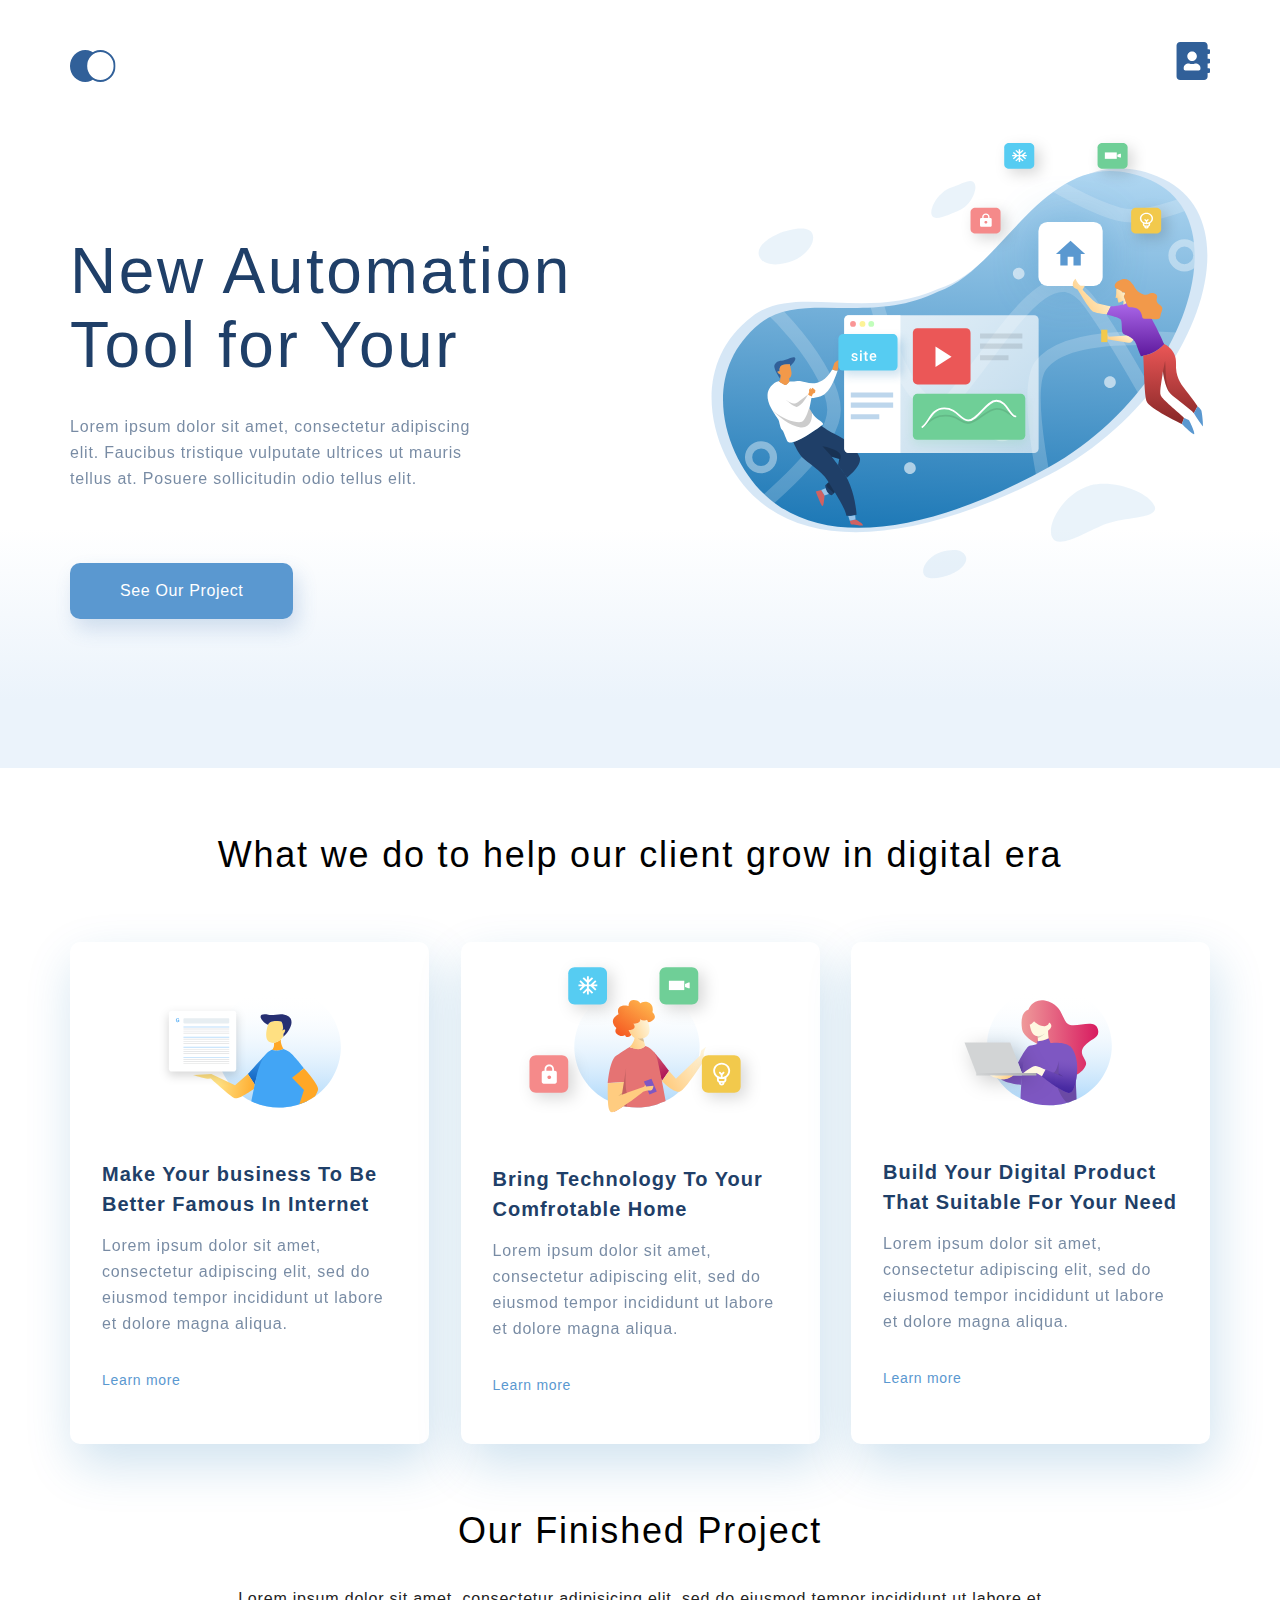
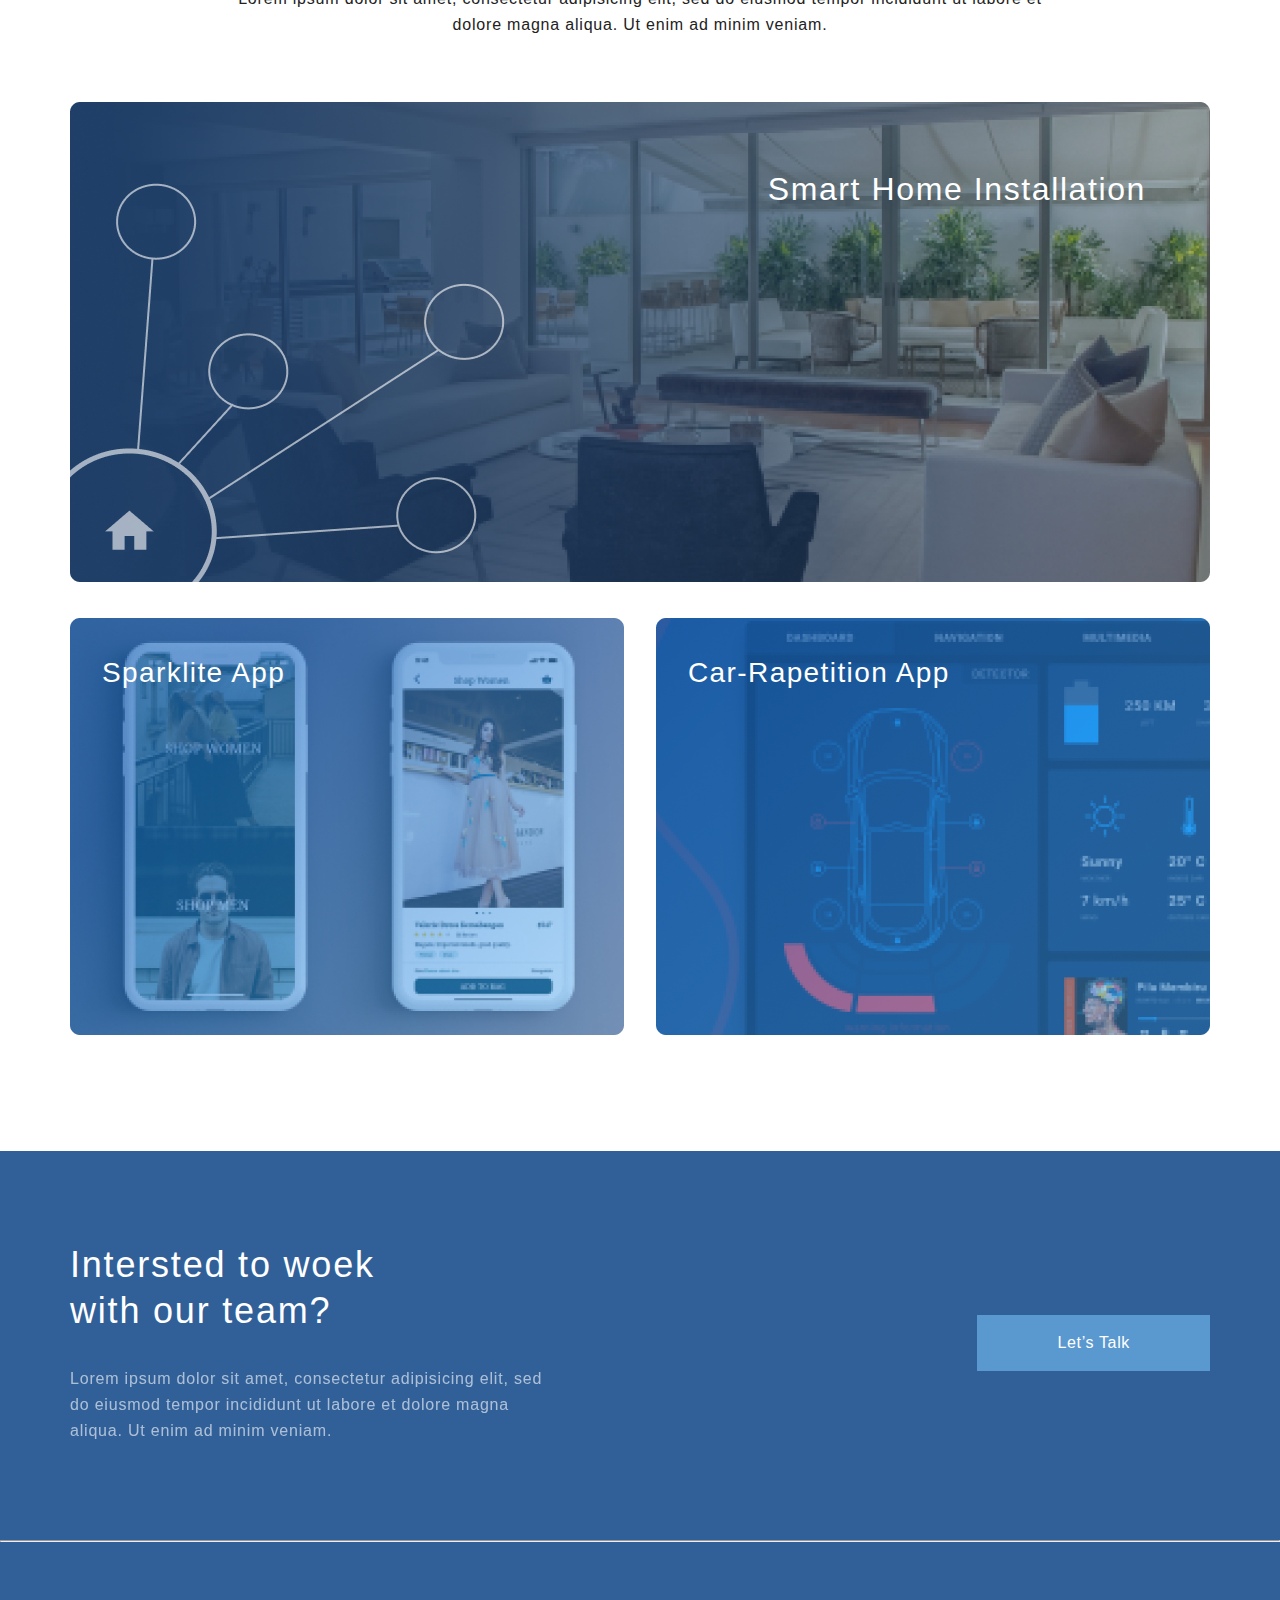
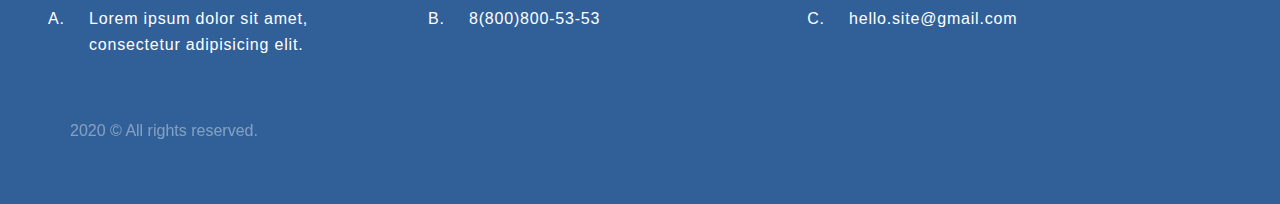
<file: index.html>
<!DOCTYPE html>
<html lang="en">

<head>
    <meta charset="UTF-8">
    <meta name="viewport" content="width=device-width, initial-scale=1.0">
    <title>Document</title>
    <link rel="stylesheet" href="style.css">
</head>

<body>
    <div class="top">
        <div class="container top__box">
            <ul class="header">
                <li><a href="index.html"><img src="img/logo.svg" alt="logo"></a></li>
                <li><a href="contacts.html"><img src="img/Vector.svg" alt="Contact"></a></li>
            </ul>
            <div class="top__info">
                <h1 class="top__heading">New Automation Tool for Your </h1>
                <p class="text top__text">Lorem ipsum dolor sit amet, consectetur adipiscing elit. Faucibus tristique
                    vulputate ultrices ut mauris tellus at. Posuere sollicitudin odio tellus elit.</p>
                <a href="#" class="top__button">See Our Project</a>
            </div>
        </div>
    </div>
    <div class="what-we-do container">
        <h3 class="heading">What we do to help our client grow in digital era</h3>
        <div class="card-box">
            <div class="card">
                <img class="card__img" src="img/card 1.svg" alt="card 1.svg">
                <h4 class="heading-mini">Make Your business To Be
                    Better Famous In Internet</h4>
                <p class="text main">Lorem ipsum dolor sit amet, consectetur adipiscing elit, sed do eiusmod tempor
                    incididunt ut labore et dolore magna aliqua.
                </p>
                <a class="card__link" href="#">Learn more</a>
            </div>
            <div class="card">
                <img class="card__img card__img" src="img/card-2.2.svg" alt="card-2">
                <img class="card__img card__img-2-1" src="img/card-2.1.svg" alt="card-2">
                <h4 class="heading-mini">Bring Technology To Your
                    Comfrotable Home</h4>
                <p class="text main">Lorem ipsum dolor sit amet, consectetur adipiscing elit, sed do eiusmod tempor
                    incididunt ut labore et dolore magna aliqua.
                </p>
                <a class="card__link" href="#">Learn more</a>
            </div>
            <div class="card">
                <img class="card__img" src="img/card-3.svg" alt="card-3">
                <h4 class="heading-mini">Build Your Digital Product
                    That Suitable For Your Need</h4>
                <p class="text main">Lorem ipsum dolor sit amet, consectetur adipiscing elit, sed do eiusmod tempor
                    incididunt ut labore et dolore magna aliqua.
                </p>
                <a class="card__link" href="#">Learn more</a>
            </div>
        </div>
    </div>
    <div class="project container">
        <h3 class="heading">Our Finished Project</h3>
        <p class="text text__project">Lorem ipsum dolor sit amet, consectetur adipisicing elit, sed do eiusmod tempor
            incididunt ut
            labore et dolore magna aliqua. Ut enim ad minim veniam.
        </p>
        <div class="project__item">
            <img class="project__img" src="img/Project_1.png" alt="photo">
            <p class="project__text">Smart Home Installation</p>
        </div>
        <div class="project__parent">
            <div class="project__item project__item-margin">
                <img class="project__img" src="img/Project_2.png" alt="photo">
                <p class="project__parent-text">Sparklite App</p>
            </div>
            <div class="project__item">
                <img class="project__img" src="img/Project_3.png" alt="">
                <p class="project__parent-text">Car-Rapetition App</p>
            </div>
        </div>
    </div>
    <div class="footer">
        <div class="container">
            <div class="footer__top">
                <div class="footer__text">
                    <h3 class="heading footer__heading">Intersted to woek
                        with our team?</h3>
                    <p class="text footer__text">Lorem ipsum dolor sit amet, consectetur adipisicing elit, sed do
                        eiusmod tempor
                        incididunt ut labore et dolore magna aliqua. Ut enim ad minim veniam.
                    </p>
                </div>
                <a class="footer__button" href="#">Let’s Talk
                </a>
            </div>
        </div>
        <hr>
        <div class="container">
            <div class="footer__bottom">
                <ul class="footer__info">
                    <li class="footer__list">
                        Lorem ipsum dolor sit amet, consectetur adipisicing elit.</li>
                    <li class="footer__list">
                        8(800)800-53-53</li>
                    <li class="footer__list">
                        hello.site@gmail.com
                    </li>
                </ul>
                <div class="footer__copy">
                    <p class="footer__copy-text">2020 © All rights reserved.</p>
                </div>
            </div>
        </div>
    </div>
</body>

</html>
</file>
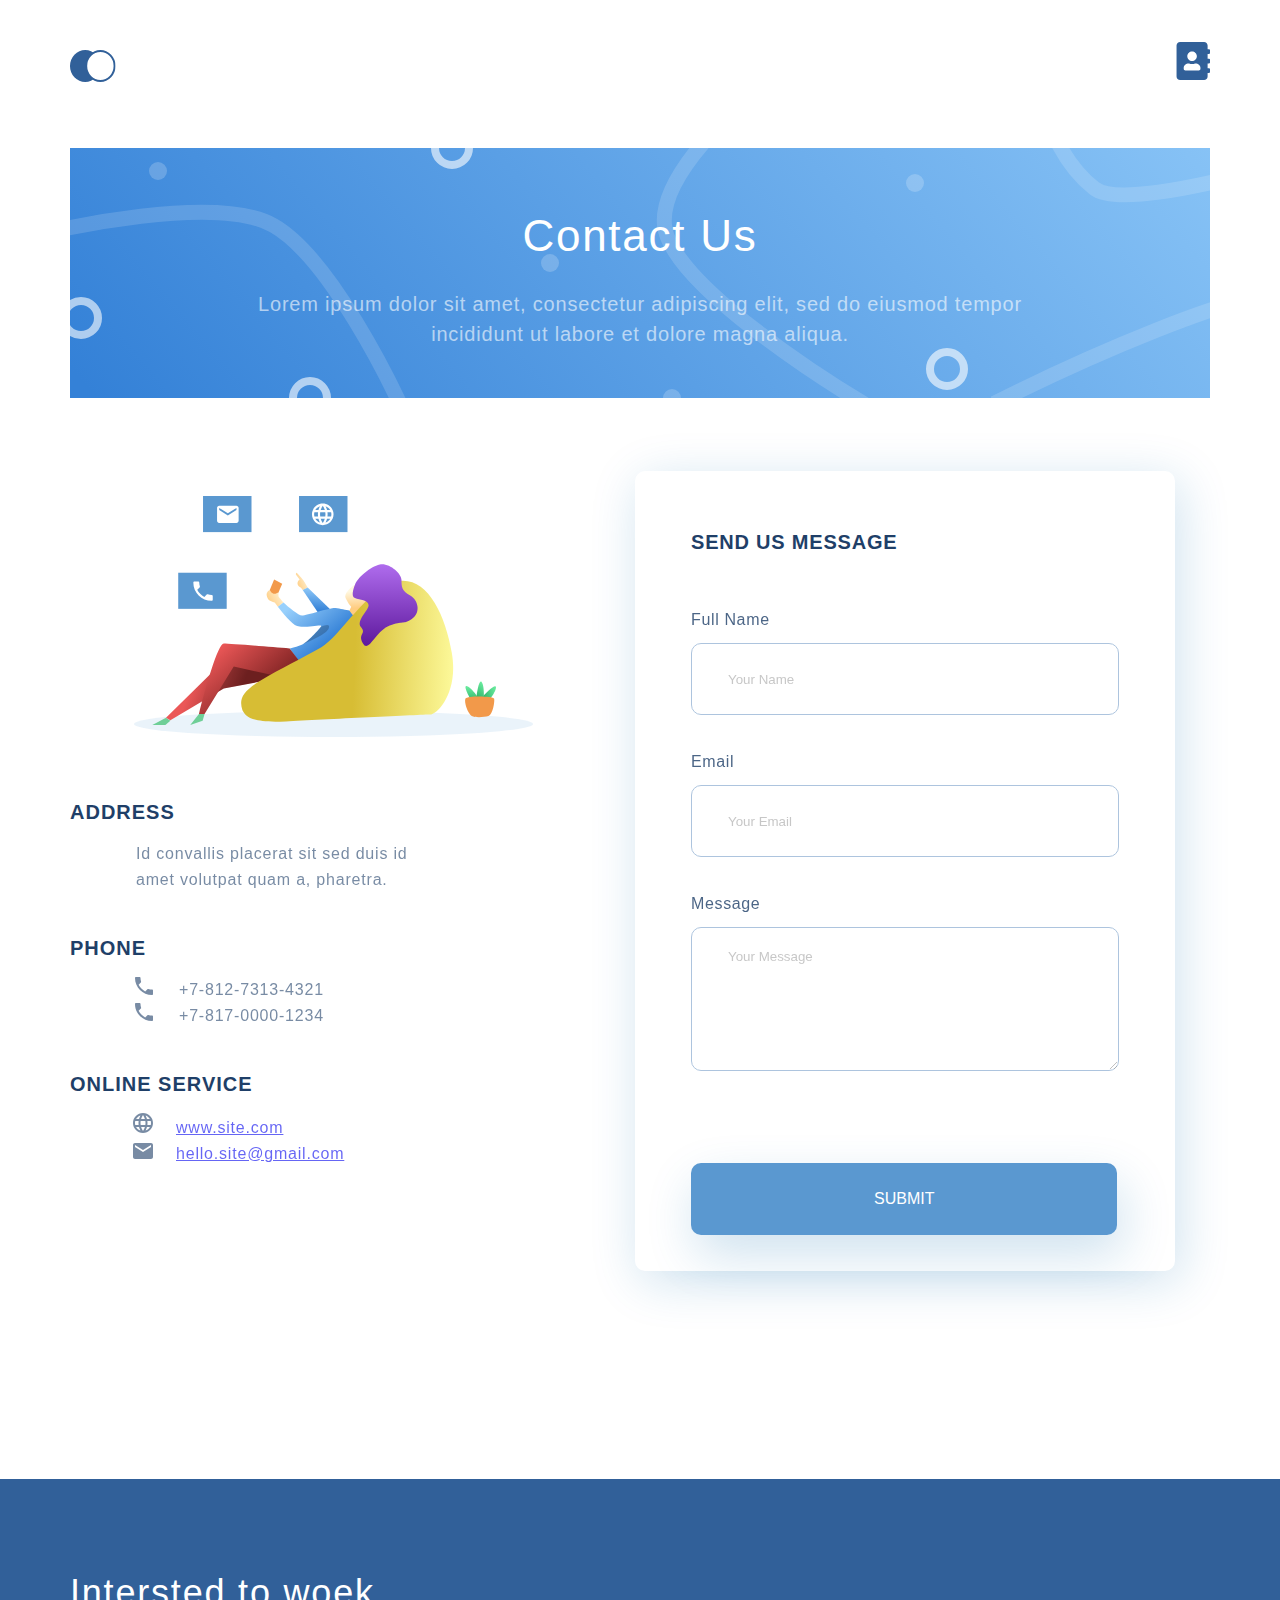
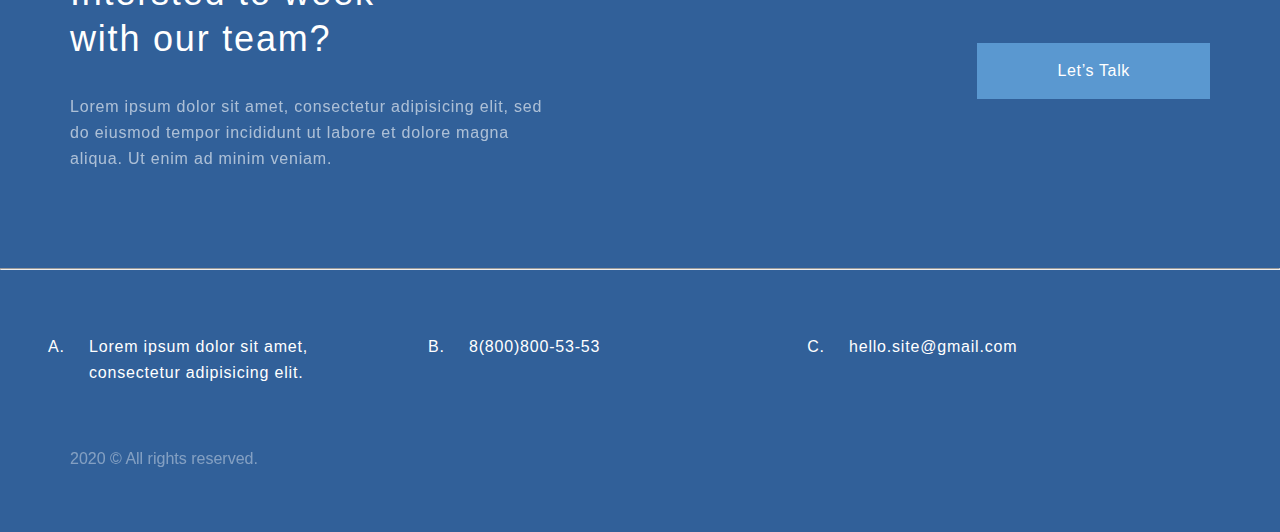
<file: contacts.html>
<!DOCTYPE html>
<html lang="en">

<head>
    <meta charset="UTF-8">
    <meta name="viewport" content="width=device-width, initial-scale=1.0">
    <title>Document</title>
    <link rel="stylesheet" href="style.css">
</head>

<body>
    <div class="top__contacts">
        <div class="container top__box">
            <ul class="header">
                <li><a href="index.html"><img src="img/logo.svg" alt="logo"></a></li>
                <li><a href="contacts.html"><img src="img/Vector.svg" alt="Contact"></a></li>
            </ul>
            <div class="contacts-header">
                <h2 class="heading-contacts">Contact Us</h2>
                <p class="text-top-contacts">Lorem ipsum dolor sit amet, consectetur adipiscing elit, sed do eiusmod
                    tempor
                    incididunt ut
                    labore et dolore magna aliqua. </p>
            </div>
        </div>
    </div>
    <form action="#" class="container main">
        <div class="contacts-info">
            <img class="contacts_photo" src="img/contact_us.svg" alt="contacts photo" width="400">
            <div class="address">
                <h4 class="heading-mini contacts_heading">ADDRESS</h4>
                <p class="text contacts_address">Id convallis placerat sit sed duis id amet volutpat quam a,
                    pharetra.
                </p>
            </div>
            <div class="phone">
                <h4 class="heading-mini contacts_heading">PHONE</h4>
                <ul class="text contacts_text">
                    <li class="phone__list">+7-812-7313-4321</li>
                    <li class="phone__list">+7-817-0000-1234</li>
                </ul>
            </div>
            <div class="service">
                <h4 class="heading-mini contacts_heading">ONLINE SERVICE</h4>
                <ul class="text service__text">
                    <li class="site__list"><a href="https://u.to/ACeBGg" target="_blank">www.site.com</a></li>
                    <li class="mail__list"><a href="https://u.to/5i6BGg" target="_blank">hello.site@gmail.com</a>
                    </li>
                </ul>
            </div>
        </div>
        <div class="form">
            <h4 class="heading-mini heading__form">SEND US MESSAGE</h4>
            <p class="text text__form">Full Name</p>
            <input type="text" placeholder="Your Name" class="input-text"><br>
            <p class="text text__form">Email</p>
            <input type="email" placeholder="Your Email" class="input-text"><br>
            <p class="text text__form">Message</p>
            <textarea cols="30" rows="5" placeholder="Your Message" class="input-text input__message"></textarea><br>

            <button type="submit" class="button-submit">Submit</button><br>
        </div>
    </form>
    <div class="container">
        <script type="text/javascript" charset="utf-8" async
            src="https://api-maps.yandex.ru/services/constructor/1.0/js/?um=constructor%3A7b84a28e50d8784663bbc4ffcafa94aa450b6d31731e5351ca36d38af142e0ec&amp;width=1140&amp;height=400&amp;lang=ru_RU&amp;scroll=true">
            </script>
    </div>
    <div class="footer">
        <div class="container">
            <div class="footer__top">
                <div class="footer__text">
                    <h3 class="heading footer__heading">Intersted to woek
                        with our team?</h3>
                    <p class="text footer__text">Lorem ipsum dolor sit amet, consectetur adipisicing elit, sed do
                        eiusmod tempor
                        incididunt ut labore et dolore magna aliqua. Ut enim ad minim veniam.
                    </p>
                </div>
                <a class="footer__button" href="#">Let’s Talk
                </a>
            </div>
        </div>
        <hr>
        <div class="container">
            <div class="footer__bottom">
                <ul class="footer__info">
                    <li class="footer__list">
                        Lorem ipsum dolor sit amet, consectetur adipisicing elit.</li>
                    <li class="footer__list">
                        8(800)800-53-53</li>
                    <li class="footer__list">
                        hello.site@gmail.com
                    </li>
                </ul>
                <div class="footer__copy">
                    <p class="footer__copy-text">2020 © All rights reserved.</p>
                </div>
            </div>
        </div>
    </div>

</body>


</html>
</file>
<file: style.css>
* {
  margin: 0;
  padding: 0;
}

body {
  font-family: sans-serif;
}

.container {
  max-width: 1140px;
  margin: 0 auto;
}

.header {
  display: -webkit-box;
  display: -ms-flexbox;
  display: flex;
  -webkit-box-pack: justify;
      -ms-flex-pack: justify;
          justify-content: space-between;
  list-style-type: none;
  padding-top: 42px;
}

.heading {
  font-size: 36px;
  font-weight: 300;
  line-height: 46px;
  text-align: center;
  letter-spacing: 0.05em;
}

.text {
  font-size: 16px;
  line-height: 26px;
  color: #1f3f68;
  letter-spacing: 0.05em;
  opacity: 0.6;
}

.main {
  display: -webkit-box;
  display: -ms-flexbox;
  display: flex;
}

.heading-mini {
  font-size: 20px;
  line-height: 30px;
  color: #1f3f68;
  letter-spacing: 0.05em;
  margin-bottom: 14px;
}

.top {
  min-height: 768px;
  background: -webkit-gradient(linear, left bottom, left top, color-stop(8.84%, #ebf3fb), color-stop(31.12%, rgba(152, 195, 232, 0)));
  background: linear-gradient(0deg, #ebf3fb 8.84%, rgba(152, 195, 232, 0) 31.12%);
}

.top__box {
  display: -webkit-box;
  display: -ms-flexbox;
  display: flex;
  -webkit-box-orient: vertical;
  -webkit-box-direction: normal;
      -ms-flex-direction: column;
          flex-direction: column;
  height: 100%;
}

.top__info {
  padding-top: 140px;
  -webkit-box-flex: 1;
      -ms-flex-positive: 1;
          flex-grow: 1;
  background-image: url(img/top-back.svg);
  background-repeat: no-repeat;
  background-position: right center;
  background-size: 44%;
}

.top__heading {
  width: 510px;
  font-size: 64px;
  font-weight: 300;
  color: #1f3f68;
  line-height: 74px;
  letter-spacing: 0.04em;
  margin-bottom: 32px;
}

.top__text {
  width: 425px;
}

.top__button {
  font-size: 16px;
  line-height: 26px;
  text-align: center;
  letter-spacing: 0.04em;
  color: #ffffff;
  background: #5a98d0;
  -webkit-box-shadow: 5px 10px 20px rgba(53, 110, 173, 0.2);
          box-shadow: 5px 10px 20px rgba(53, 110, 173, 0.2);
  border-radius: 10px;
  padding: 15px 50px;
  text-decoration: none;
  display: inline-block;
  margin-top: 71px;
}

.what-we-do {
  padding-top: 64px;
}

.what-we-do .card-box {
  display: -webkit-box;
  display: -ms-flexbox;
  display: flex;
  -webkit-box-pack: justify;
      -ms-flex-pack: justify;
          justify-content: space-between;
  padding-top: 64px;
  padding-bottom: 64px;
}

.what-we-do .card {
  width: 359px;
  padding: 44px 32px;
  -webkit-box-sizing: border-box;
          box-sizing: border-box;
  background: #ffffff;
  -webkit-box-shadow: 5px 20px 50px rgba(16, 112, 177, 0.2);
          box-shadow: 5px 20px 50px rgba(16, 112, 177, 0.2);
  border-radius: 10px;
  display: -webkit-box;
  display: -ms-flexbox;
  display: flex;
  -webkit-box-orient: vertical;
  -webkit-box-direction: normal;
      -ms-flex-direction: column;
          flex-direction: column;
}

.what-we-do .card__img {
  -ms-flex-item-align: center;
      -ms-grid-row-align: center;
      align-self: center;
  margin-bottom: 51px;
  position: relative;
}

.what-we-do .card__img-2-1 {
  -ms-flex-item-align: center;
      -ms-grid-row-align: center;
      align-self: center;
  position: absolute;
  margin-top: -29px;
}

.what-we-do .card__link {
  font-size: 14px;
  line-height: 30px;
  letter-spacing: 0.05em;
  color: #5a98d0;
  text-decoration: none;
  margin-top: 28px;
}

.project .text__project {
  width: 75%;
  margin: 32px auto 64px;
  color: #222222;
  opacity: 1;
  text-align: center;
}

.project__item {
  position: relative;
  -webkit-box-flex: 1;
      -ms-flex-positive: 1;
          flex-grow: 1;
}

.project__img {
  width: 100%;
}

.project__parent {
  display: -webkit-box;
  display: -ms-flexbox;
  display: flex;
  -webkit-box-pack: justify;
      -ms-flex-pack: justify;
          justify-content: space-between;
  margin-top: 32px;
  margin-bottom: 112px;
}

.project__item-margin {
  margin-right: 32px;
}

.project__parent-text {
  font-size: 28px;
  line-height: 46px;
  letter-spacing: 0.05em;
  color: #ffffff;
  position: absolute;
  top: 32px;
  left: 32px;
}

.project__text {
  font-size: 32px;
  line-height: 46px;
  text-align: right;
  letter-spacing: 0.05em;
  color: #ffffff;
  position: absolute;
  top: 64px;
  right: 64px;
  font-weight: 300;
}

.footer {
  padding-top: 91px;
  padding-bottom: 64px;
  margin-top: 112px;
  background: #316099;
  /*.footer__list:first-child::before {
    content: "A. ";
    isplay: block;
    margin-right: 16px;
    }*/
}

.footer__top {
  padding-bottom: 96px;
  display: -webkit-box;
  display: -ms-flexbox;
  display: flex;
  -webkit-box-pack: justify;
      -ms-flex-pack: justify;
          justify-content: space-between;
  -webkit-box-align: center;
      -ms-flex-align: center;
          align-items: center;
}

.footer__heading {
  width: 340px;
  color: #ffffff;
  margin-bottom: 32px;
  text-align: left;
}

.footer .hr {
  opacity: 0.4;
}

.footer__button {
  font-size: 16px;
  line-height: 26px;
  text-align: center;
  letter-spacing: 0.04em;
  color: #ffffff;
  background: #5a98d0;
  padding: 15px 80px;
  text-decoration: none;
}

.footer__info {
  display: -webkit-box;
  display: -ms-flexbox;
  display: flex;
  -webkit-box-pack: justify;
      -ms-flex-pack: justify;
          justify-content: space-between;
  margin-top: 64px;
  margin-bottom: 64px;
  list-style-type: upper-alpha;
}

.footer__list {
  font-size: 16px;
  line-height: 26px;
  letter-spacing: 0.05em;
  color: #ffffff;
  -webkit-box-flex: 1;
      -ms-flex-positive: 1;
          flex-grow: 1;
  -ms-flex-preferred-size: 33.3333%;
      flex-basis: 33.3333%;
  /*display: flex;*/
  margin-right: 52px;
  padding-left: 19px;
}

.footer__copy {
  margin-top: 64px;
}

.footer__copy-text {
  color: #ffffff;
  opacity: 0.4;
}

.footer__text {
  color: #ffffff;
}

.footer__text {
  width: 495px;
}

.top__contacts {
  height: 471px;
}

.top__contacts .contacts-header {
  text-align: center;
  height: 471px;
  /*background: linear-gradient(253.6deg, #98D0FC 2.46%, #3481D7 93.24%); */
  margin-top: 54px;
  margin-bottom: 110px;
  background-image: url(img/top__contacts.svg);
  background-repeat: no-repeat;
  /*background-position: center;*/
}

.top__contacts .contacts_header {
  margin-left: 66px;
  margin-bottom: 24px;
}

.top__contacts .heading-contacts {
  font-weight: 500;
  font-size: 44px;
  text-align: center;
  line-height: 74px;
  letter-spacing: 0.04em;
  color: #ffffff;
  padding-top: 51px;
  padding-bottom: 16px;
}

.top__contacts .text-top-contacts {
  width: 780px;
  padding-left: 180px;
  font-size: 20px;
  line-height: 30px;
  text-align: center;
  letter-spacing: 0.04em;
  color: rgba(255, 255, 255, 0.6);
  padding-bottom: 49px;
}

.form {
  width: 540px;
  height: 800px;
  background: #ffffff;
  -webkit-box-shadow: 5px 10px 50px rgba(16, 112, 177, 0.2);
          box-shadow: 5px 10px 50px rgba(16, 112, 177, 0.2);
  border-radius: 10px;
  margin-bottom: 96px;
}

.form .heading__form {
  margin-bottom: 48px;
  padding-left: 56px;
  padding-top: 56px;
  letter-spacing: 0.04em;
}

.form .text__form {
  line-height: 30px;
  letter-spacing: 0.04em;
  opacity: 0.8;
  padding-left: 56px;
}

.form .input-text {
  width: 428px;
  height: 72px;
  border: 1px solid #356ead;
  -webkit-box-sizing: border-box;
          box-sizing: border-box;
  border-radius: 10px;
  opacity: 0.4;
  margin-left: 56px;
  margin-top: 8px;
  margin-bottom: 32px;
  padding-left: 36px;
}

.form .input__message {
  height: 144px;
  padding-left: 36px;
  padding-top: 21px;
  font-family: sans-serif;
}

.form .button-submit {
  background: #5a98d0;
  -webkit-box-shadow: 5px 20px 50px rgba(16, 112, 177, 0.2);
          box-shadow: 5px 20px 50px rgba(16, 112, 177, 0.2);
  border-radius: 10px;
  font-weight: 500;
  font-size: 16px;
  line-height: 26px;
  text-align: center;
  color: #ffffff;
  text-transform: uppercase;
  padding: 23px 183px;
  border: 0;
  margin: 56px;
}

.contacts-info .contacts_address {
  margin-left: 66px;
  margin-bottom: 40px;
  width: 299px;
}

.contacts-info .service__text {
  margin-left: 90px;
  margin-bottom: 150px;
}

.contacts-info .contacts_text {
  margin-bottom: 40px;
  margin-left: 90px;
}

.contacts-info .phone__list {
  list-style-image: url(img/contacts_phone.svg);
  padding-left: 19px;
}

.contacts-info .site__list {
  list-style-image: url(img/contacts_site.svg);
  padding-left: 16px;
}

.contacts-info .mail__list {
  list-style-image: url(img/contacts_mail.svg);
  padding-left: 16px;
}

.contacts-info .contacts-heading {
  text-align: center;
  height: 471px;
  /*background: linear-gradient(253.6deg, #98D0FC 2.46%, #3481D7 93.24%); */
  margin-top: 54px;
  margin-bottom: 110px;
  background-image: url(img/top__contacts.svg);
  background-repeat: no-repeat;
  /*background-position: center;*/
}

.contacts-info .contacts_photo {
  margin-top: 25px;
  margin-left: 64px;
  margin-right: 101px;
  margin-bottom: 56px;
}

@media (max-width: 1024px) {
  .container {
    padding-left: 32px;
    padding-right: 32px;
  }
  .top__info {
    background-position: right 280px;
  }
  .card-box {
    -webkit-box-orient: vertical;
    -webkit-box-direction: normal;
        -ms-flex-direction: column;
            flex-direction: column;
    -webkit-box-align: center;
        -ms-flex-align: center;
            align-items: center;
  }
  .card {
    margin-bottom: 32px;
  }
  .footer {
    padding-top: 47px;
  }
  .footer__top {
    padding-bottom: 64px;
    padding-left: 46px;
    padding-right: 56px;
  }
  .footer__text {
    width: 336px;
  }
  .footer__info {
    -webkit-box-orient: vertical;
    -webkit-box-direction: normal;
        -ms-flex-direction: column;
            flex-direction: column;
  }
  .footer__list {
    margin-bottom: 25px;
    margin-right: 0;
    padding-left: 36px;
  }
  .footer__bottom {
    padding-left: 66px;
    padding-right: 56px;
  }
  .footer__button {
    width: 133px;
    height: 18px;
    padding: 3px 0.04px 10px 0.04px;
    margin-top: 50px;
  }
}

@media (max-width: 667px) {
  .header {
    padding-top: 24px;
  }
  .top {
    min-height: 376px;
    padding-bottom: 41px;
    -webkit-box-sizing: border-box;
            box-sizing: border-box;
  }
  .top__info {
    padding-top: 36px;
    display: -webkit-box;
    display: -ms-flexbox;
    display: flex;
    -webkit-box-orient: vertical;
    -webkit-box-direction: normal;
        -ms-flex-direction: column;
            flex-direction: column;
    -webkit-box-align: center;
        -ms-flex-align: center;
            align-items: center;
    background-image: none;
  }
  .top__heading {
    width: 100%;
    font-size: 32px;
    line-height: 37px;
    margin-bottom: 12px;
    text-align: center;
  }
  .top__text {
    width: 100%;
    text-align: center;
  }
  .top__button {
    font-size: 12px;
    line-height: 26px;
    padding: 0 8px;
  }
  .heading {
    font-size: 24px;
    line-height: 28px;
  }
  .what-we-do {
    padding-top: 48px;
  }
  .card-box {
    padding-bottom: 32px;
  }
  .card {
    width: 100%;
  }
  .text__project {
    width: 100%;
  }
  .project__text {
    font-size: 16px;
    line-height: 19px;
    top: 16px;
    right: 16px;
  }
  .project__text_mini {
    left: 16px;
  }
  .project__parent {
    -webkit-box-orient: vertical;
    -webkit-box-direction: normal;
        -ms-flex-direction: column;
            flex-direction: column;
    margin-top: 16px;
  }
  .project__item {
    margin-right: 0;
    margin-bottom: 16px;
  }
  .footer {
    padding-top: 18px;
    padding-left: 16px;
    padding-right: 16px;
    padding-bottom: 32px;
    margin-top: 64px;
    min-width: 320px;
  }
  .footer__top {
    width: 100%;
    -webkit-box-orient: vertical;
    -webkit-box-direction: normal;
        -ms-flex-direction: column;
            flex-direction: column;
    padding-left: 0;
    padding-right: 0;
    padding-bottom: 41px;
  }
  .footer__heading {
    width: 343px;
    text-align: center;
  }
  .footer__text {
    text-align: center;
  }
  .footer__button {
    margin-top: 40px;
  }
  .footer__bottom {
    padding-left: 0;
    padding-right: 0;
  }
  .footer__info {
    margin-top: 32px;
    margin-bottom: 0;
    list-style-type: decimal;
  }
  .footer__list {
    margin-bottom: 17px;
    margin-right: 0;
    padding-left: 23px;
  }
  .footer__copy {
    margin-top: 20px;
  }
}
/*# sourceMappingURL=style.css.map */
</file>
